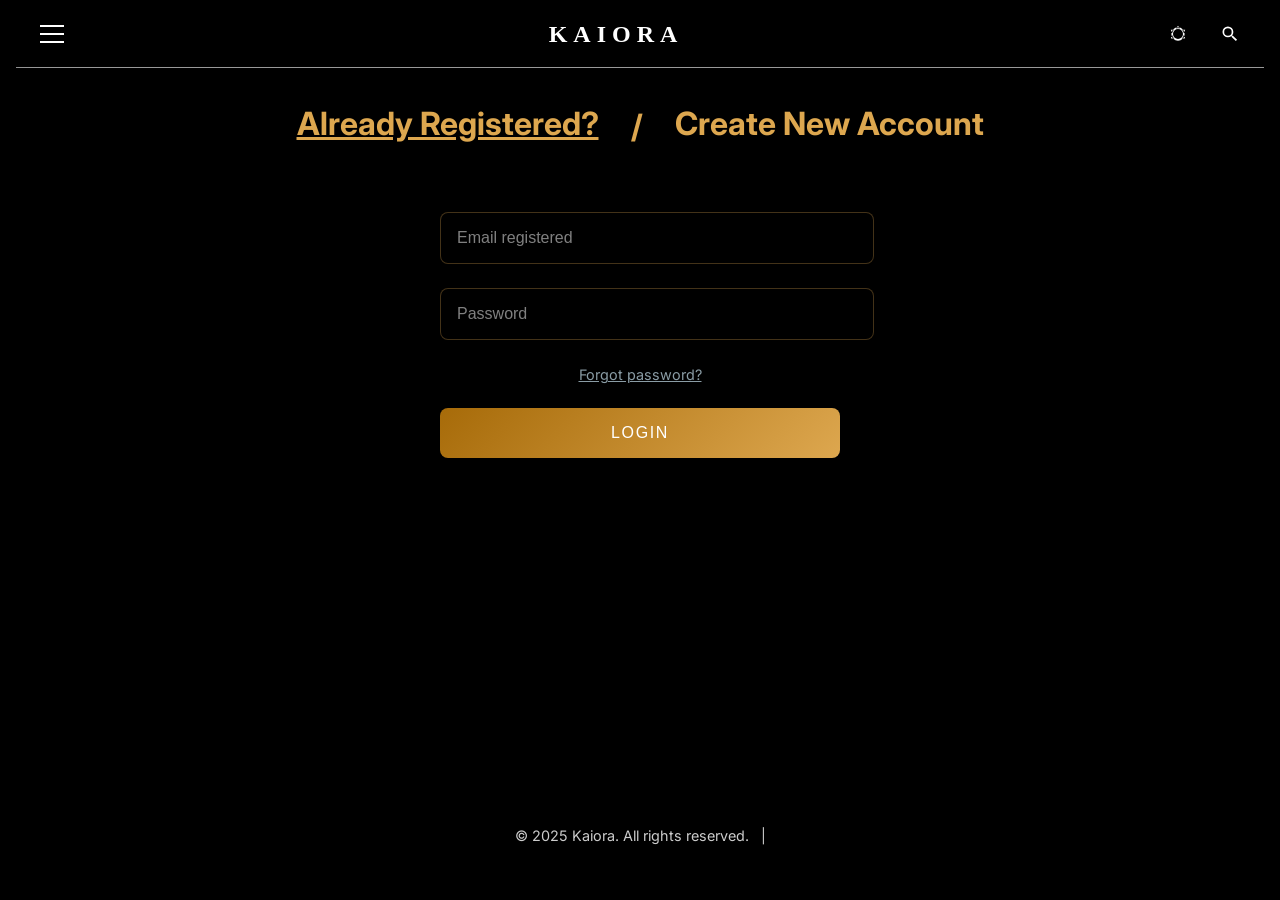
<file: loginpage.html>
<!DOCTYPE html>
<html lang="en">
<head>
    <meta charset="UTF-8">
        <meta name="viewport" content="width=device-width, initial-scale=1.0">
        <meta name="description" content="Securely log in to access personalized services, order tracking, and exclusive member features—your bespoke journey awaits." />
    <title>Kaiora Your Kaiora - Your Kaiora</title>
    <link href="https://fonts.googleapis.com/css2?family=Inter:wght@300;400;600;700&display=swap" rel="stylesheet">
    <link href="loginpage.css" rel="stylesheet">
    <link rel="icon" href="Favicon.png" type="image/x-png">
</head>
<body>
        <!-- Menu Panel and Overlay -->
          <div class="menu-overlay"></div>
  <div class="menu-panel">
    <nav class="menu-items">
      <a href="index.html" class="menu-link">Home</a>
      <a href="lifestyle.html" class="menu-link">KAIORA LIFESTYLE</a>
      <a href="personalisation.html" class="menu-link">MY KAIORA</a>
      <a href="inspiring authenticity.html" class="menu-link">INSPIRING Authenticity</a>
      <a href="contact-us.html" class="menu-link">CONTACT US</a>
    </nav>
  </div>


        <header class="site-header">
            <button class="menu-toggle" aria-label="Open menu"><span></span><span></span><span></span></button>
            <a href="#" class="logo">KAIORA</a>
            <div class="header-actions">
                <button class="theme-toggle" aria-label="Toggle theme">
                    <svg class="theme-icon" viewBox="0 0 24 24">
                        <path class="sun-icon" d="M12,18A6,6 0 0,1 6,12A6,6 0 0,1 12,6A6,6 0 0,1 18,12A6,6 0 0,1 12,18M12,4A8,8 0 0,0 4,12A8,8 0 0,0 12,20A8,8 0 0,0 20,12A8,8 0 0,0 12,4M12,2L14.39,5.42C13.65,5.15 12.84,5 12,5C11.16,5 10.35,5.15 9.61,5.42L12,2M3.34,7L7.5,6.65C6.9,7.16 6.36,7.78 5.94,8.5C5.5,9.24 5.25,10 5.11,10.79L3.34,7M3.36,17L5.12,13.21C5.26,14 5.53,14.78 5.95,15.5C6.37,16.24 6.91,16.86 7.5,17.37L3.36,17M20.65,7L18.88,10.79C18.74,10 18.47,9.24 18.05,8.5C17.63,7.78 17.1,7.15 16.5,6.64L20.65,7M20.64,17L16.5,17.36C17.09,16.85 17.62,16.22 18.04,15.5C18.46,14.77 18.73,14 18.87,13.21L20.64,17Z"/>
                        <path class="moon-icon" d="M17.75,4.09L15.22,6.03L16.13,9.09L13.5,7.28L10.87,9.09L11.78,6.03L9.25,4.09L12.44,4L13.5,1L14.56,4L17.75,4.09M21.25,11L19.61,12.25L20.2,14.23L18.5,13.06L16.8,14.23L17.39,12.25L15.75,11L17.81,10.95L18.5,9L19.19,10.95L21.25,11M18.97,15.95C19.8,15.87 20.69,17.05 20.16,17.8C19.84,18.25 19.5,18.67 19.08,19.07C15.17,23 8.84,23 4.94,19.07C1.03,15.17 1.03,8.83 4.94,4.93C5.34,4.53 5.76,4.17 6.21,3.85C6.96,3.32 8.14,4.21 8.06,5.04C7.79,7.9 8.75,10.87 10.95,13.06C13.14,15.26 16.1,16.22 18.97,15.95M17.33,17.97C14.5,17.81 11.7,16.64 9.53,14.5C7.36,12.31 6.2,9.5 6.04,6.68C3.23,9.82 3.34,14.4 6.35,17.41C9.37,20.43 14,20.54 17.33,17.97Z" style="display:none;"/>
                    </svg>
                </button>
                <button class="search-btn" aria-label="Search">
                    <svg viewBox="0 0 24 24"><path d="M15.5,14h-0.79l-0.28-0.27A6.471,6.471,0,0,0,16,9.5,6.5,6.5,0,1,0,9.5,16a6.471,6.471,0,0,0,4.23-1.57l0.27,0.28v0.79l5,4.99L20.49,19Zm-6,0A4.5,4.5,0,1,1,14,9.5,4.505,4.505,0,0,1,9.5,14Z"/></svg>
                </button>
            </div>
        </header>

    <div class="container">
        <div class="login-header">
            <h2 class="login-option" onclick="showLoginForm()">Already Registered?</h2>
            <span class="divider">/</span>
            <h2 class="login-option" onclick="showRegisterForm()">Create New Account</h2>
        </div>
        <div class="login-form" id="loginForm">
            <form>
                <div class="form-group">
                    <input type="email" id="email" name="email" placeholder="Email registered" required>
                </div>
                <div class="form-group">
                    <input type="password" id="password" name="password" placeholder="Password" required>
                </div>
                <div class="forgot-password">
                    <a href="#">Forgot password?</a>
                </div>
                <button type="submit" class="submit-btn">Login</button>
            </form>
        </div>
        <div class="login-form hidden" id="registerForm">
            <form>
                <div class="form-group">
                    <input type="text" id="reg-name" name="name" placeholder="Name" required>
                </div>
                <div class="form-group">
                    <input type="date" id="reg-dob" name="dob" placeholder="Date of Birth" required>
                </div>
                <div class="form-group">
                    <input type="tel" id="reg-phone" name="phone" placeholder="Phone Number" required>
                </div>
                <div class="form-group">
                    <input type="email" id="reg-email" name="email" placeholder="Email" required>
                </div>
                <div class="form-group">
                    <input type="email" id="reg-confirm-email" name="confirm-email" placeholder="Confirm Email" required>
                </div>
                <div class="form-group">
                    <input type="password" id="reg-password" name="password" placeholder="Password" required>
                </div>
                <div class="form-group">
                    <input type="password" id="reg-confirm-password" name="confirm-password" placeholder="Confirm Password" required>
                </div>
                <div class="form-group checkbox-group">
                    <input type="checkbox" id="terms" name="terms" required>
                    <label for="terms">I agree to Kaiora's Terms and Conditions for products and services</label>
                </div>
                <button type="submit" class="submit-btn">Create Account</button>
            </form>
        </div>
    </div>

    <!-- Footer -->
    <footer class="footer">
        <div class="container">
            <div class="footer-content">
                <div class="footer-text">
                    © 2025 Kaiora. All rights reserved.
                </div>
            </div>
        </div>
    </footer>
    <script>
                // Theme functionality (copied from main page)
                const initTheme = () => {
                    const savedTheme = localStorage.getItem('kaiora-theme') || 'dark';
                    document.documentElement.setAttribute('data-theme', savedTheme);
                    updateThemeIcon(savedTheme);
                };

                const updateThemeIcon = (theme) => {
                    const sunIcon = document.querySelector('.sun-icon');
                    const moonIcon = document.querySelector('.moon-icon');
                    if (!sunIcon || !moonIcon) return;
                    if (theme === 'light') {
                        sunIcon.style.display = 'none';
                        moonIcon.style.display = '';
                    } else {
                        sunIcon.style.display = '';
                        moonIcon.style.display = 'none';
                    }
                };

                const toggleTheme = () => {
                    const currentTheme = document.documentElement.getAttribute('data-theme');
                    const newTheme = currentTheme === 'light' ? 'dark' : 'light';
                    document.documentElement.setAttribute('data-theme', newTheme);
                    localStorage.setItem('kaiora-theme', newTheme);
                    updateThemeIcon(newTheme);
                };

                // Initialize theme
                initTheme();

                // Theme toggle event
                document.querySelector('.theme-toggle').addEventListener('click', toggleTheme);

                // Menu functionality (copied from main page)
                const menuToggle = document.querySelector('.menu-toggle');
                const menuPanel = document.querySelector('.menu-panel');
                const menuOverlay = document.querySelector('.menu-overlay');

                menuToggle.addEventListener('click', function(e) {
                    e.stopPropagation();
                    menuPanel.classList.toggle('open');
                    menuOverlay.classList.toggle('open');
                });

                document.addEventListener('mousedown', function(e) {
                    if (menuPanel.classList.contains('open')) {
                        if (!e.target.closest('.menu-panel, .menu-toggle')) {
                            menuPanel.classList.remove('open');
                            menuOverlay.classList.remove('open');
                        }
                    }
                });

                menuOverlay.addEventListener('click', function() {
                    menuPanel.classList.remove('open');
                    menuOverlay.classList.remove('open');
                });

                // Show login/register forms
                function showLoginForm() {
                        document.querySelector('#loginForm').classList.remove('hidden');
                        document.querySelector('#registerForm').classList.add('hidden');
                        document.querySelectorAll('.login-option').forEach(opt => opt.classList.remove('active'));
                        document.querySelector('.login-option:first-child').classList.add('active');
                }

                function showRegisterForm() {
                        document.querySelector('#loginForm').classList.add('hidden');
                        document.querySelector('#registerForm').classList.remove('hidden');
                        document.querySelectorAll('.login-option').forEach(opt => opt.classList.remove('active'));
                        document.querySelector('.login-option:last-child').classList.add('active');
                }

                // Show login form by default
                showLoginForm();
    </script>
</body>
</file>
<file: loginpage.css>
/* Theme Variables */
:root {
    --bg-color: #000;
    --text-color: #fff;
    --header-bg: rgba(0,0,0,0.8);
    --menu-bg: rgba(255,255,255,0.08);
    --menu-border: rgba(255,255,255,0.1);
    --accent-color: #DDA74F;
    --transition-color-1: #000;
    --transition-color-2: #fff;
    --transition-color-3: #000;
    --cursor-color: #fff;
}

[data-theme="light"] {
    --bg-color: #f8f9fa;
    --text-color: #000;
    --header-bg: rgba(255,255,255,0.9);
    --menu-bg: rgba(255,255,255,0.15);
    --menu-border: rgba(0,0,0,0.1);
    --accent-color: #B8941F;
    --cursor-color: #000;
    --transition-color-1: #fff;
    --transition-color-2: #000;
    --transition-color-3: #fff;
}

body {
    font-family: 'Inter', sans-serif;
    margin: 0;
    padding: 0;
    min-height: 100vh;
    background: var(--bg-color);
    display: block;
    color: var(--text-color);
}

/* Custom Cursor */
.custom-cursor {
    position: fixed; 
    top: 0; 
    left: 0; 
    width: 15px; 
    height: 15px; 
    margin: -7.5px 0 0 -7.5px;
    border: 1.5px solid var(--cursor-color); 
    border-radius: 50%; 
    background: transparent;
    pointer-events: none; 
    transition: transform .15s ease-out, background .15s ease-out; 
    z-index: 9999;
}

.custom-cursor.hover { 
    transform: scale(2); 
    background: color-mix(in srgb, var(--cursor-color) 20%, transparent);
}

/* Header Styles */
.site-header {
    position: fixed; 
    top: 0; 
    left: 0; 
    right: 0; 
    padding: 1rem 2rem;
    display: flex; 
    justify-content: space-between; 
    align-items: center;
    background: var(--header-bg); 
    backdrop-filter: blur(10px); 
    z-index: 20;
    transition: background-color 0.3s ease;
}

.site-header::after {
    content: ""; 
    position: absolute; 
    left: 1rem; 
    right: 1rem; 
    bottom: 0;
    height: 1px; 
    background: var(--text-color); 
    opacity: 0.6;
}

.logo { 
    font-family: 'Caribou Moon', serif;
    font-size: 1.5rem; 
    font-weight: bold; 
    letter-spacing: 6px; 
    text-decoration: none; 
    color: var(--text-color); 
    transition: color 0.3s ease;
}

/* Header Actions */
.header-actions {
    display: flex;
    align-items: center;
    gap: 1rem;
}

/* Theme Toggle */
.theme-toggle {
    background: none; 
    border: none; 
    padding: 8px; 
    display: flex; 
    align-items: center; 
    justify-content: center; 
    transition: transform 0.3s ease;
    cursor: pointer;
}

.theme-toggle svg { 
    width: 20px; 
    height: 20px; 
    fill: var(--text-color); 
    transition: transform 0.3s ease, fill 0.3s ease; 
}

.theme-toggle:hover { 
    transform: scale(1.2); 
}

.theme-toggle:hover svg { 
    transform: rotate(20deg); 
    fill: var(--accent-color); 
}

/* Search Button and Dropdown */
.search-btn {
    background: none;
    border: none;
    padding: 8px;
    display: flex;
    align-items: center;
    justify-content: center;
    transition: transform 0.3s ease;
    z-index: 21;
    cursor: pointer;
}

.search-btn svg { 
    width: 20px;
    height: 20px;
    fill: var(--text-color); 
    transition: transform 0.3s ease, fill 0.3s ease; 
}

.search-btn:hover { 
    transform: scale(1.2); 
}

.search-btn:hover svg { 
    transform: rotate(20deg); 
    fill: var(--accent-color); 
}

.search-dropdown {
    position: absolute;
    top: 100%;
    right: 0;
    width: 320px;
    background: rgba(0, 0, 0, 0.95);
    border-radius: 4px;
    padding: 20px;
    opacity: 0;
    visibility: hidden;
    transform: translateY(-10px);
    transition: all 0.3s cubic-bezier(0.4, 0, 0.2, 1);
    z-index: 100;
    box-shadow: 0 4px 20px rgba(0, 0, 0, 0.3);
}

.search-dropdown.active {
    opacity: 1;
    visibility: visible;
    transform: translateY(0);
}

/* Menu Toggle and Panel */
.menu-toggle {
    background: none;
    border: none;
    display: flex;
    flex-direction: column;
    gap: 6px;
    padding: 8px;
    cursor: pointer;
}

.menu-toggle span { 
    width: 24px;
    height: 2px;
    background: var(--text-color); 
    transition: transform .3s ease, opacity .3s ease, background-color 0.3s ease; 
}

.menu-toggle:hover span:nth-child(1) { 
    transform: translateX(-12px); 
}

.menu-toggle:hover span:nth-child(2) { 
    opacity: 0; 
}

.menu-toggle:hover span:nth-child(3) { 
    transform: translateX(12px); 
}

.menu-panel {
    position: fixed; 
    top: 0; 
    left: 0; 
    width: 400px; 
    height: 100vh;
    background: var(--menu-bg); 
    backdrop-filter: blur(20px);
    border-right: 1px solid var(--menu-border); 
    box-shadow: 2px 0 32px rgba(0,0,0,0.3);
    transform: translateX(-100%); 
    transition: transform .5s cubic-bezier(0.23, 1, 0.320, 1), background-color 0.3s ease; 
    z-index: 50;
}

.menu-panel.open { 
    transform: translateX(0); 
}

.menu-items { 
    display: flex; 
    flex-direction: column; 
    justify-content: center; 
    align-items: flex-start; 
    height: 100%; 
    padding: 4rem 2rem; 
    gap: 2.5rem; 
}

.menu-link {
    color: var(--text-color); 
    font-size: 1.3rem; 
    font-weight: 300; 
    text-decoration: none; 
    text-transform: uppercase;
    letter-spacing: 0.2em; 
    opacity: 0; 
    transform: translateX(-40px); 
    transition: all .6s cubic-bezier(0.23, 1, 0.320, 1);
    position: relative; 
    padding: 1rem 0; 
    width: 100%;
}

.menu-link:hover { 
    color: var(--accent-color); 
    transform: translateX(10px) scale(1.05); 
}

.menu-link::after { 
    content: ''; 
    position: absolute; 
    bottom: 0; 
    left: 0; 
    width: 0; 
    height: 2px; 
    background: var(--accent-color); 
    transition: width .4s ease; 
}

.menu-link:hover::after { 
    width: 100%; 
}

.menu-panel.open .menu-link { 
    opacity: 1; 
    transform: translateX(0); 
}
.menu-panel.open .menu-link:nth-child(1) { transition-delay: 0.1s; }
.menu-panel.open .menu-link:nth-child(2) { transition-delay: 0.2s; }
.menu-panel.open .menu-link:nth-child(3) { transition-delay: 0.3s; }
.menu-panel.open .menu-link:nth-child(4) { transition-delay: 0.4s; }
.menu-panel.open .menu-link:nth-child(5) { transition-delay: 0.5s; }

.menu-overlay {
    position: fixed; 
    top: 0; 
    left: 0; 
    width: 100%; 
    height: 100%; 
    background: rgba(0,0,0,0.5);
    visibility: hidden; 
    opacity: 0; 
    transition: opacity .5s ease, visibility .5s ease; 
    z-index: 49;
}

.menu-overlay.open { 
    visibility: visible; 
    opacity: 1; 
}

.login-header {
    display: flex;
    justify-content: center;
    align-items: center;
    gap: 2rem;
    margin-bottom: 2rem;
}

.login-option {
    color: #DDA74F;
    font-size: 2rem;
    font-weight: bold;
    cursor: pointer;
    margin: 0;
    padding-bottom: 5px;
    transition: all 0.3s ease;
}

.login-option.active {
    text-decoration: underline;
}

.login-option:hover {
    text-decoration: underline;
}

.divider {
    color: #DDA74F;
    font-size: 2rem;
    font-weight: bold;
}

.login-form {
    background: color-mix(in srgb, var(--bg-color) 90%, transparent);
    border-radius: 12px;
    padding: 2rem;
    max-width: 400px;
    margin: 0 auto;
    box-shadow: 0 8px 32px color-mix(in srgb, var(--bg-color) 80%, transparent);
}

.form-group {
    margin-bottom: 1.5rem;
}


.form-group input {
    width: 100%;
    padding: 1rem;
    background: color-mix(in srgb, var(--bg-color) 80%, transparent);
    border: 1px solid color-mix(in srgb, var(--accent-color) 30%, transparent);
    border-radius: 8px;
    color: var(--text-color);
    font-size: 1rem;
    transition: all 0.3s ease;
}


.form-group input::placeholder {
    color: color-mix(in srgb, var(--text-color) 50%, transparent);
}


.form-group input:focus {
    outline: none;
    border-color: var(--accent-color);
    box-shadow: 0 0 0 3px color-mix(in srgb, var(--accent-color) 10%, transparent);
}

.forgot-password {
    text-align: center;
    margin-bottom: 1.5rem;
}

.forgot-password a {
    color: #8A9CA5;
    font-size: 0.9rem;
    text-decoration: underline;
    transition: color 0.3s ease;
}

.forgot-password a:hover {
    color: #DDA74F;
}

.hidden {
    display: none;
}

.checkbox-group {
    display: flex;
    align-items: center;
    gap: 1rem;
    margin-bottom: 2rem;
}

.checkbox-group input[type="checkbox"] {
    width: auto;
    cursor: pointer;
}


.checkbox-group label {
    color: var(--text-color);
    font-size: 0.9rem;
    cursor: pointer;
}

/* Style the date input */
input[type="date"] {
    color-scheme: dark;
}

input[type="date"]::-webkit-calendar-picker-indicator {
    filter: invert(1);
    opacity: 0.5;
    cursor: pointer;
}


.container {
    width: 100%;
    max-width: 1200px;
    margin: 0 auto;
    padding: 6.5rem 2rem 2rem; /* add top space under fixed header */
    background: none;
    color: var(--text-color);
}

.submit-btn {
    width: 100%;
    padding: 1rem 2rem;
    background: linear-gradient(135deg, #A76B09, #DDA74F);
    color: white;
    border: none;
    border-radius: 8px;
    font-size: 1rem;
    font-weight: 500;
    text-transform: uppercase;
    letter-spacing: 0.1em;
    cursor: pointer;
    transition: all 0.3s ease;
}

.submit-btn:hover {
    transform: translateY(-2px);
    box-shadow: 0 10px 25px rgba(221, 167, 79, 0.3);
}

/* Footer Styles */
.footer {
    position: fixed;
    bottom: 0;
    left: 0;
    width: 100%;
    background: rgba(0, 0, 0, 0.8);
    -webkit-backdrop-filter: blur(10px);
    backdrop-filter: blur(10px);
    padding: 1.5rem 0;
    z-index: 10;
}

[data-theme="light"] .footer {
    background: rgba(255, 255, 255, 0.9);
}

.footer-content {
    display: flex;
    justify-content: center;
    align-items: center;
    position: relative;
}

.footer-text {
    color: var(--text-color);
    font-size: 0.9rem;
    opacity: 0.8;
    position: relative;
}

.footer-text::after {
    content: '|';
    animation: blink 1s infinite;
    margin-left: 0.5rem;
}

/* Floating elements animation */
.floating-elements {
    position: absolute;
    right: 0;
    top: 50%;
    transform: translateY(-50%);
    display: flex;
    gap: 1rem;
}

.floating-element {
    width: 8px;
    height: 8px;
    background: var(--accent-color);
    border-radius: 50%;
    animation: float 3s infinite ease-in-out;
}

.floating-element:nth-child(1) {
    animation-delay: 0s;
}

.floating-element:nth-child(2) {
    animation-delay: 0.5s;
}

.floating-element:nth-child(3) {
    animation-delay: 1s;
}

@keyframes blink {
    0%, 100% { opacity: 1; }
    50% { opacity: 0; }
}

@keyframes float {
    0%, 100% {
        transform: translateY(0);
    }
    50% {
        transform: translateY(-10px);
    }
}

/* Desktop-only: hide overlay to preserve desktop look */
@media (min-width: 1025px) {
    .menu-overlay { display: none !important; }
}

/* Tablet refinements */
@media (max-width: 1024px) {
    .site-header { padding: 0.75rem 1rem; }
    .menu-panel { width: 360px; }
    .container { padding: 5.5rem 1.5rem 1.5rem; }
    .login-header { gap: 1rem; margin-bottom: 1.5rem; }
    .login-option { font-size: 1.5rem; }
    .divider { font-size: 1.5rem; }
    .login-form { max-width: 480px; padding: 1.5rem; }
    .footer { position: static; }
}

/* Mobile layout */
@media (max-width: 768px) {
    .menu-panel { width: 300px; }
    .logo { letter-spacing: 4px; }
    .container { padding: 5rem 1rem 1rem; }
    .login-header { flex-wrap: wrap; gap: 0.25rem; row-gap: 0.5rem; text-align: center; }
    .login-header .login-option { flex: 1 1 100%; }
    .login-option { font-size: 1.25rem; }
    .divider { display: none; }
    .login-form { max-width: 100%; padding: 1.25rem; margin-top: 0.25rem; }
    .form-group { margin-bottom: 1rem; }
    .submit-btn { padding: 1rem 1.25rem; font-size: 1.05rem; }
    .checkbox-group { align-items: flex-start; gap: 0.75rem; }
    .checkbox-group label { line-height: 1.4; }
    .checkbox-group input[type="checkbox"] { margin-top: 0.2rem; }
}

/* Small phones */
@media (max-width: 480px) {
    .site-header { padding: 0.5rem 0.75rem; }
    .login-option { font-size: 1.1rem; }
    .form-group input { font-size: 0.95rem; padding: 0.85rem; }
    .forgot-password a { font-size: 0.85rem; }
    .container { padding-top: 4.5rem; }
}
</file>
